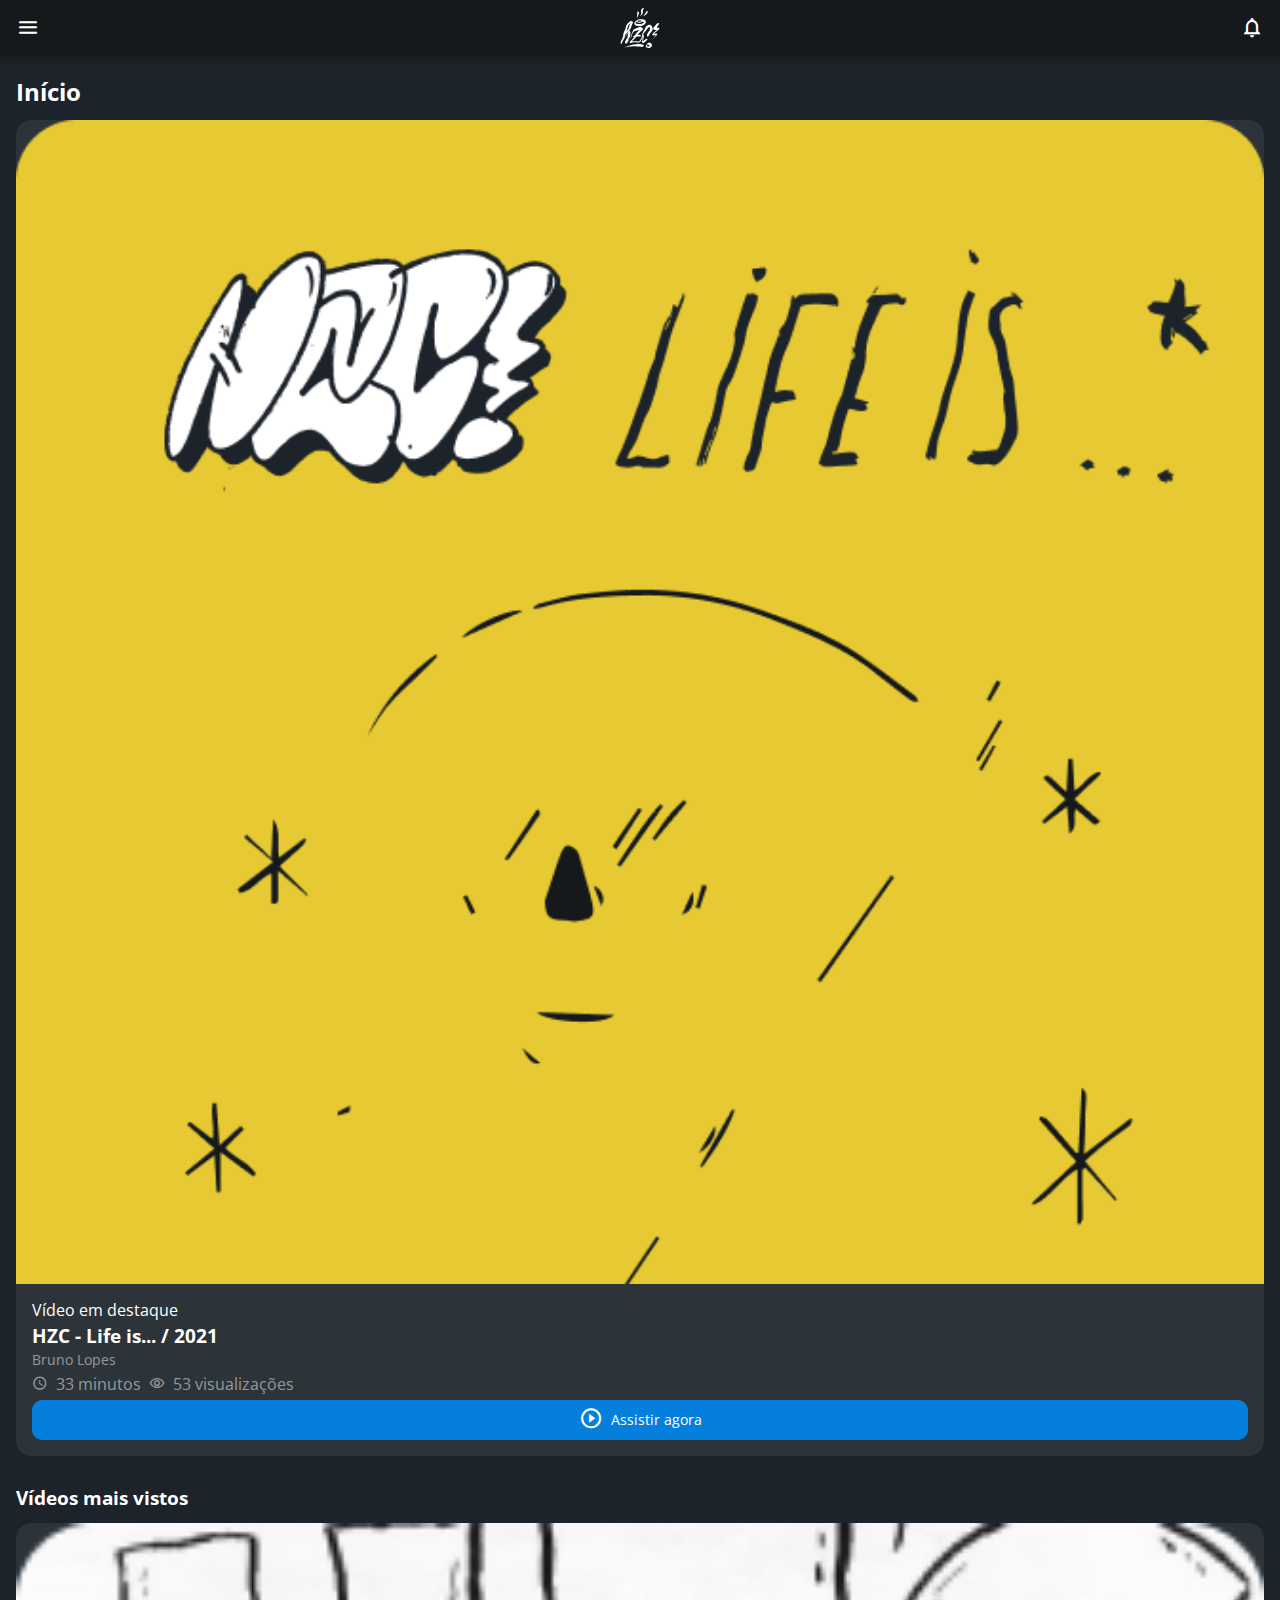
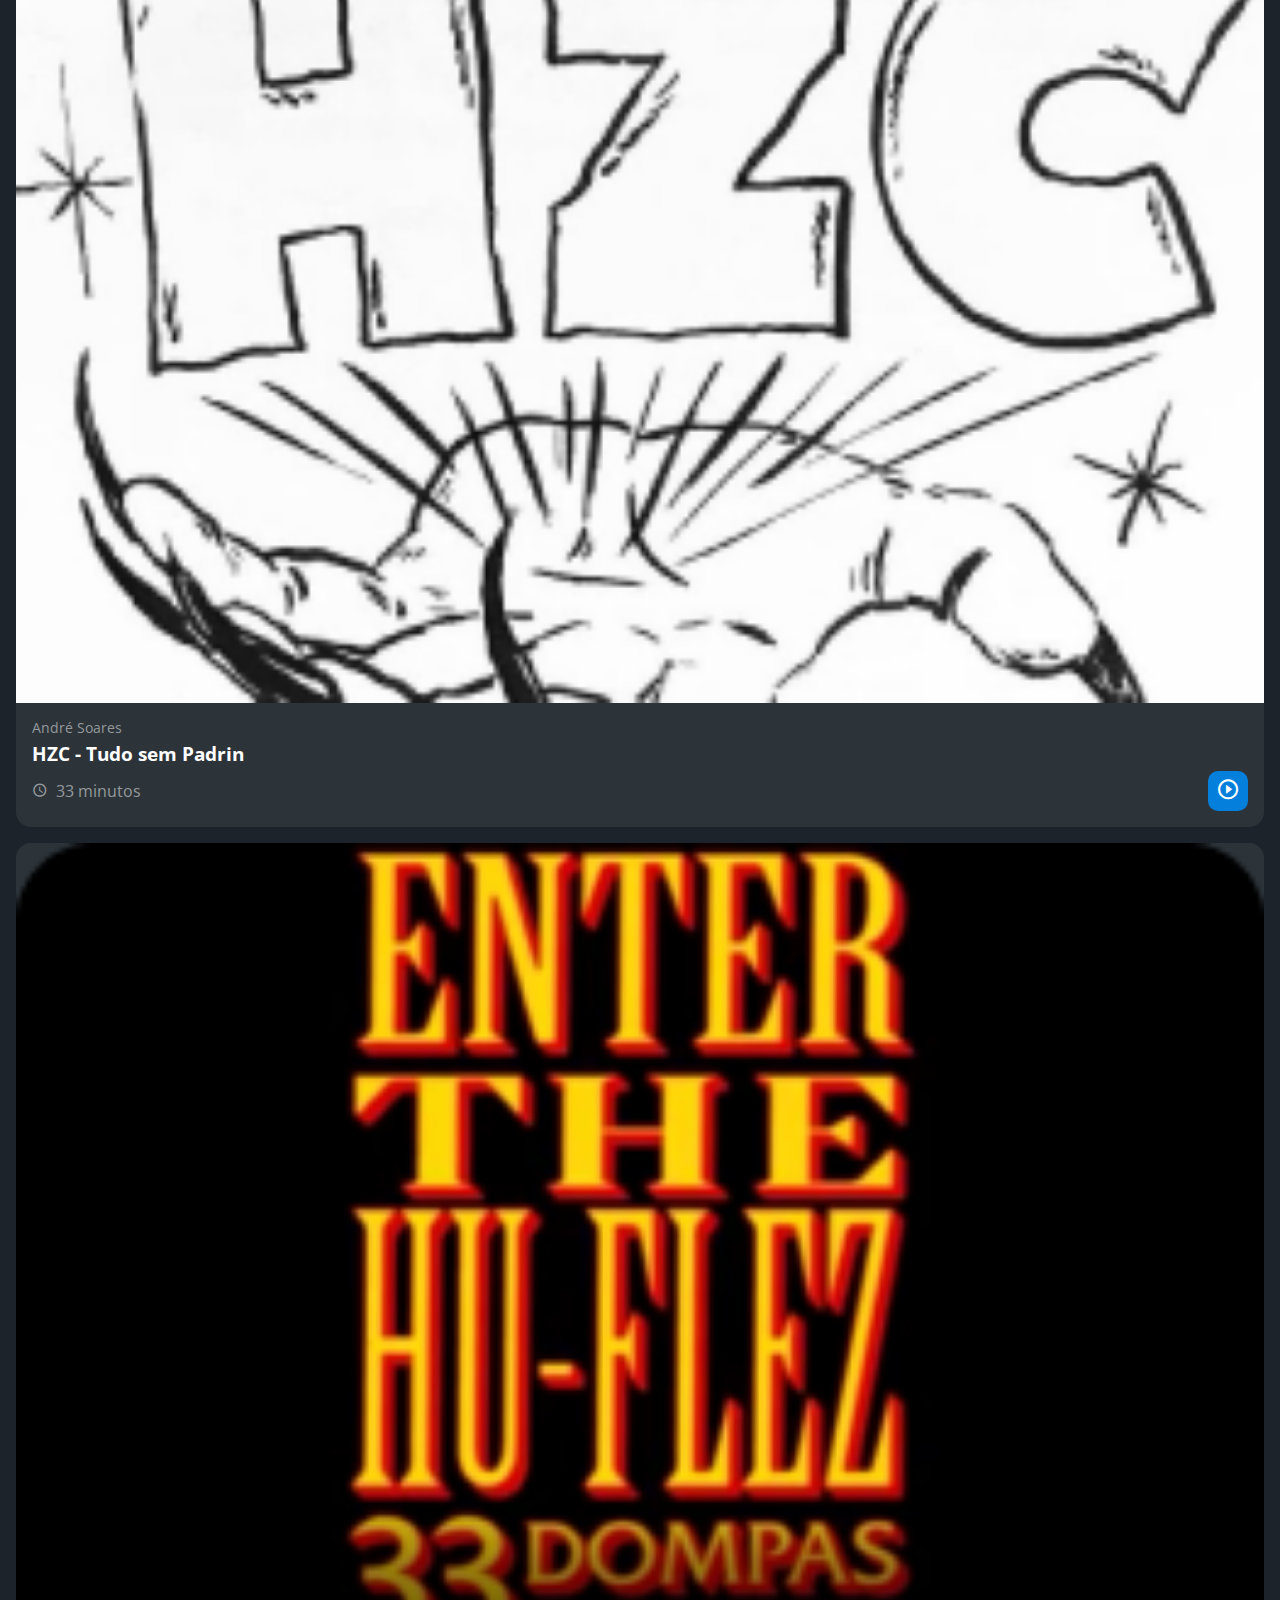
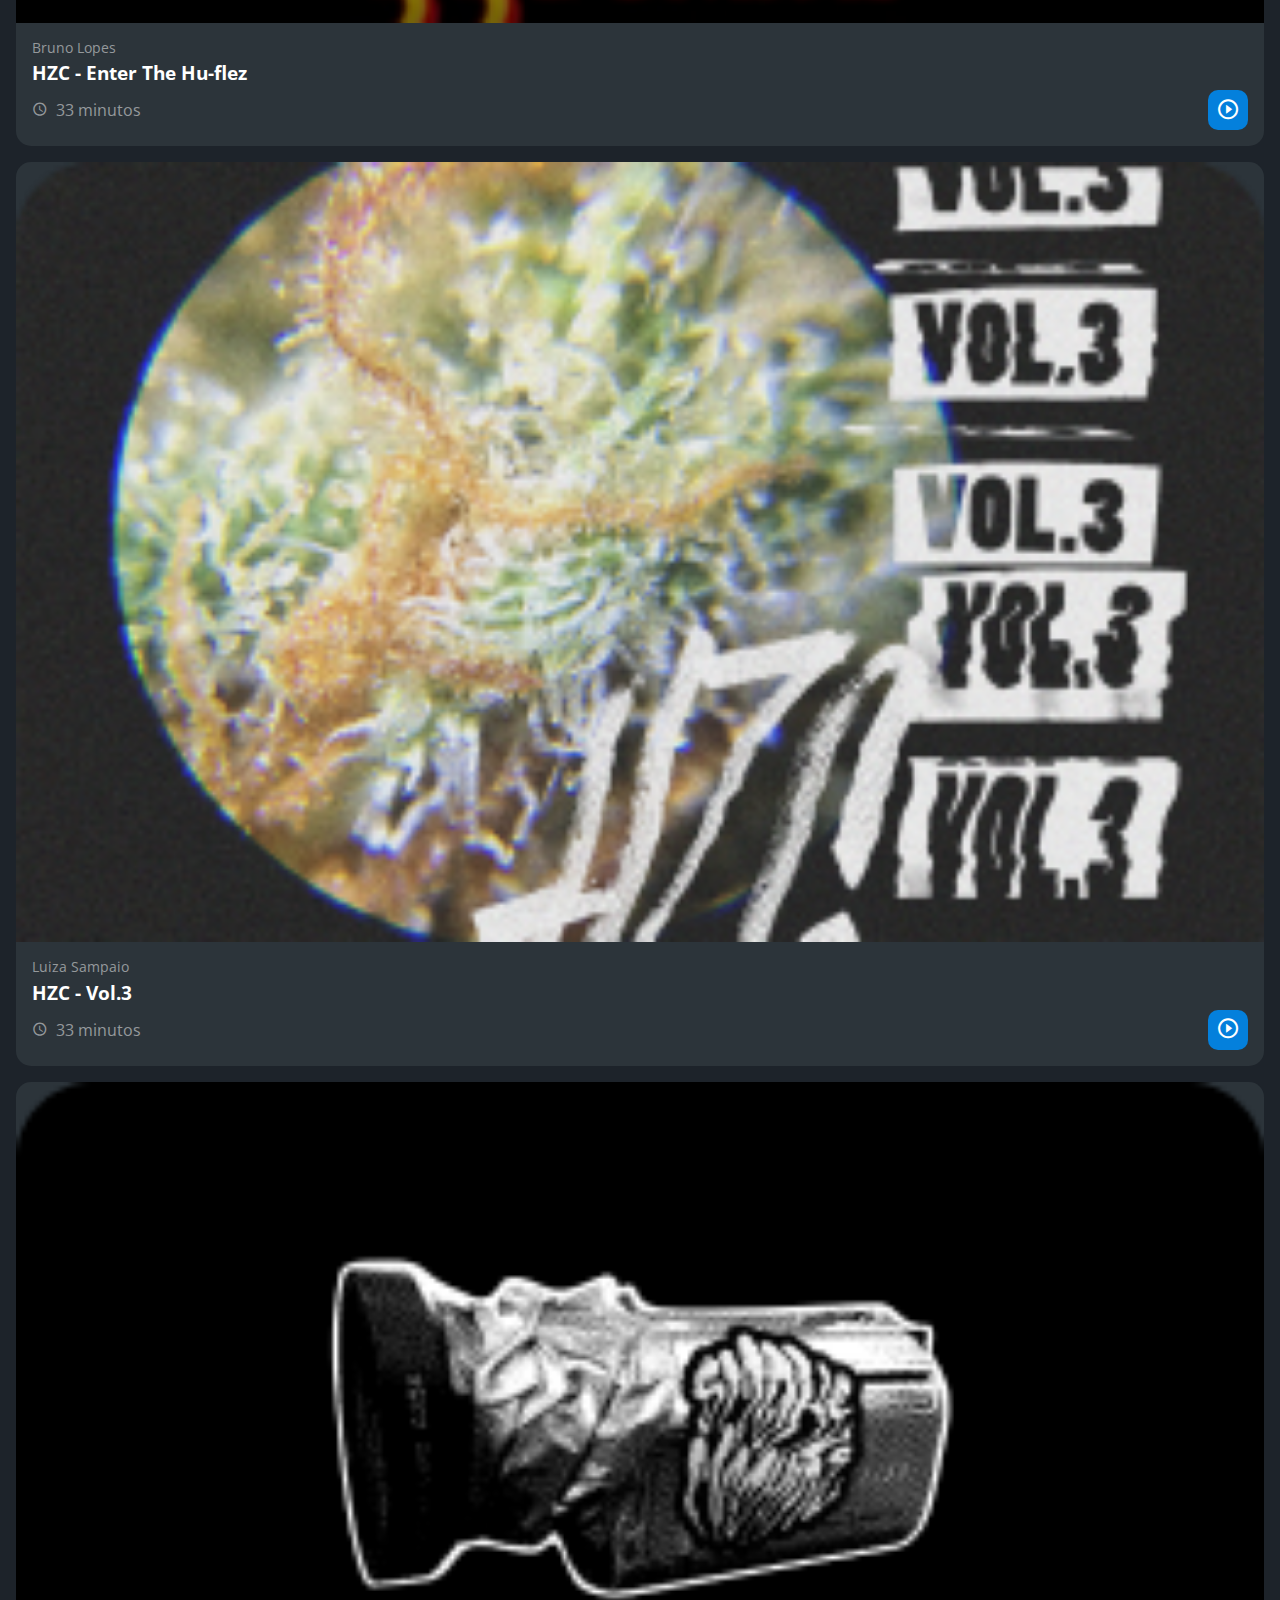
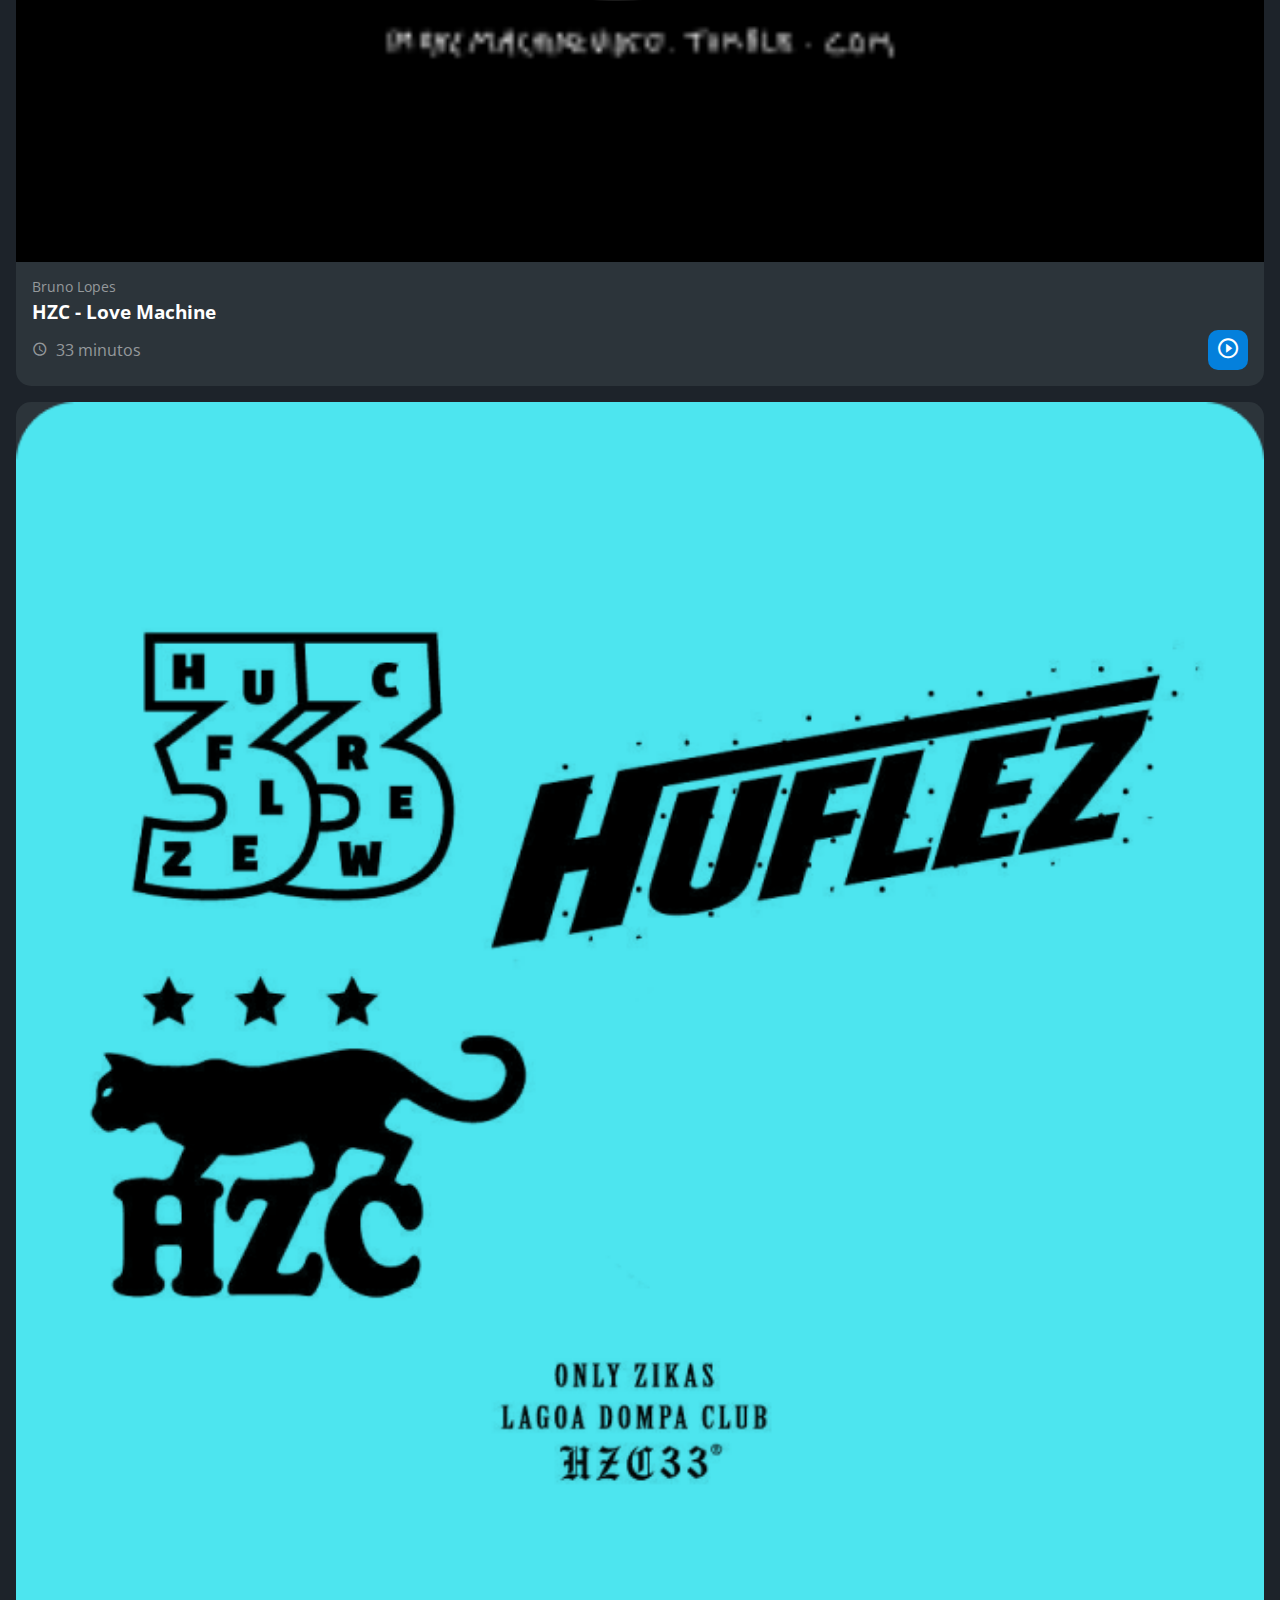
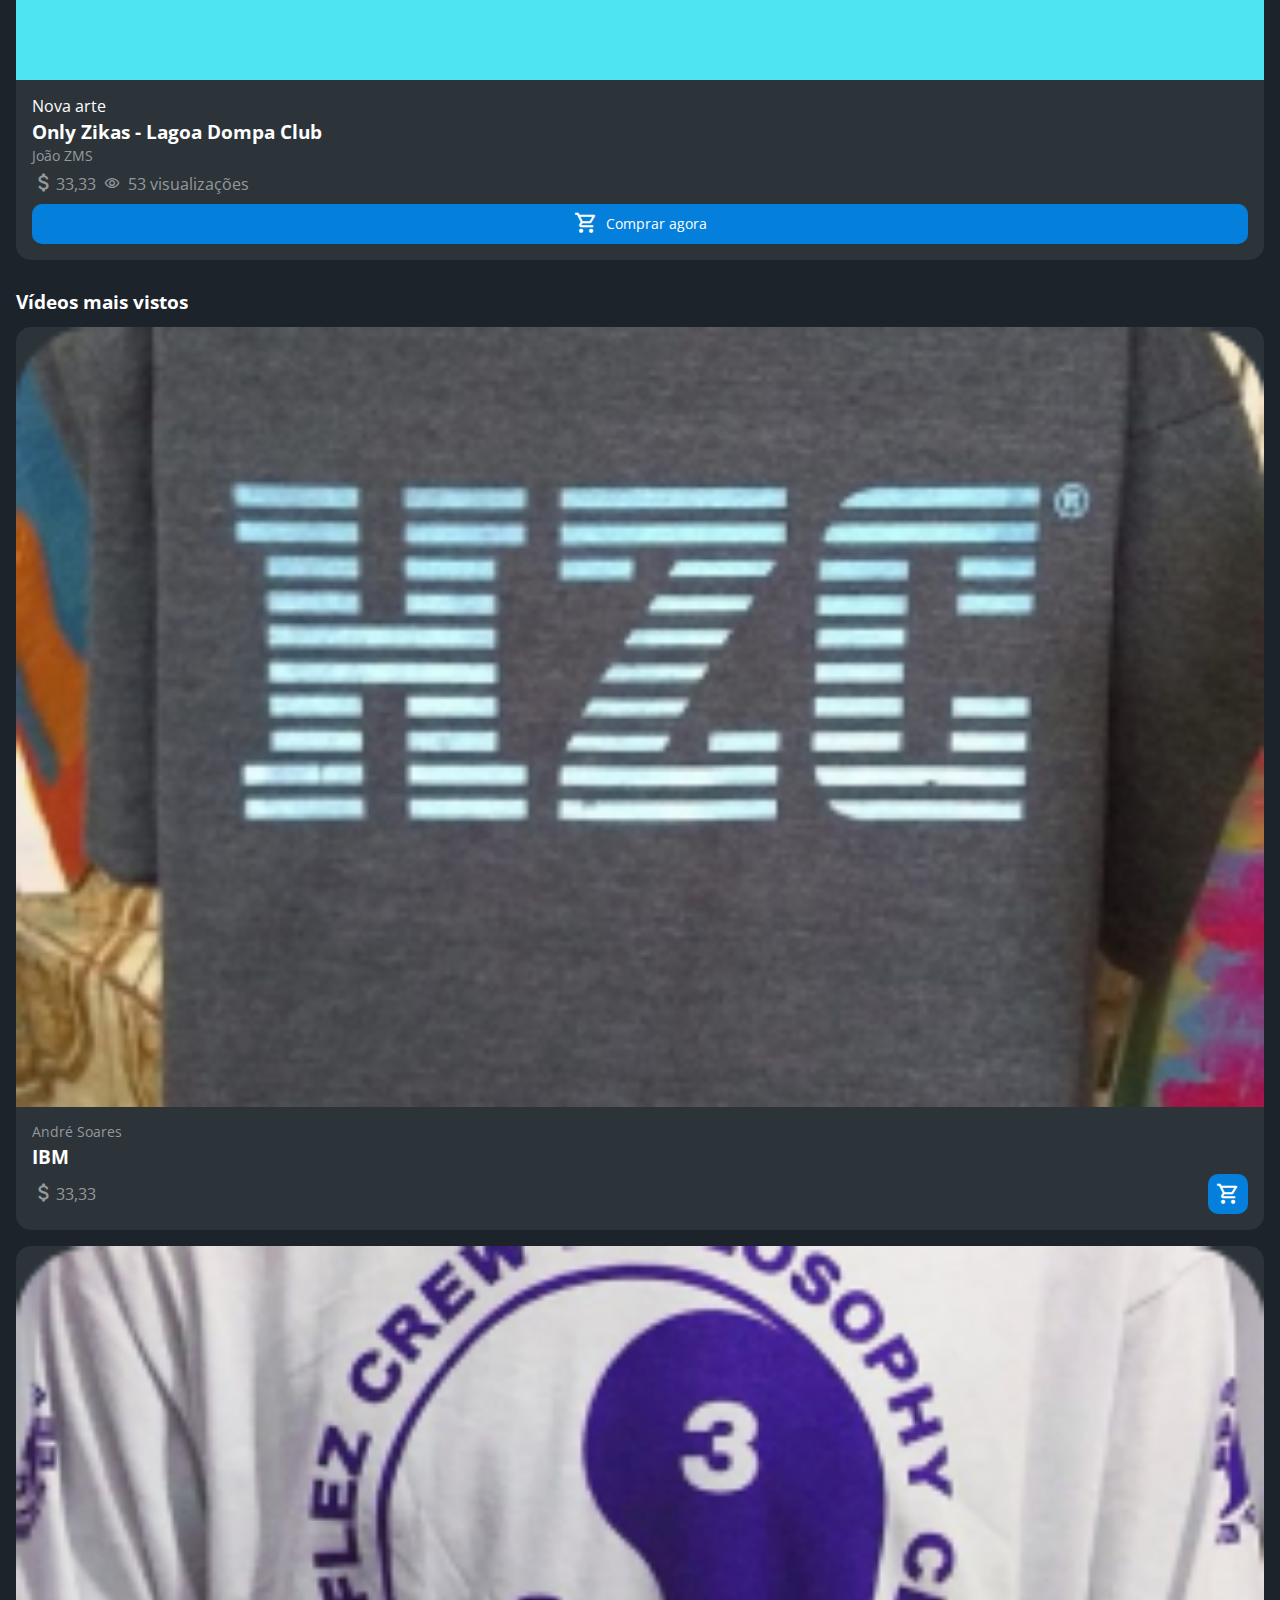
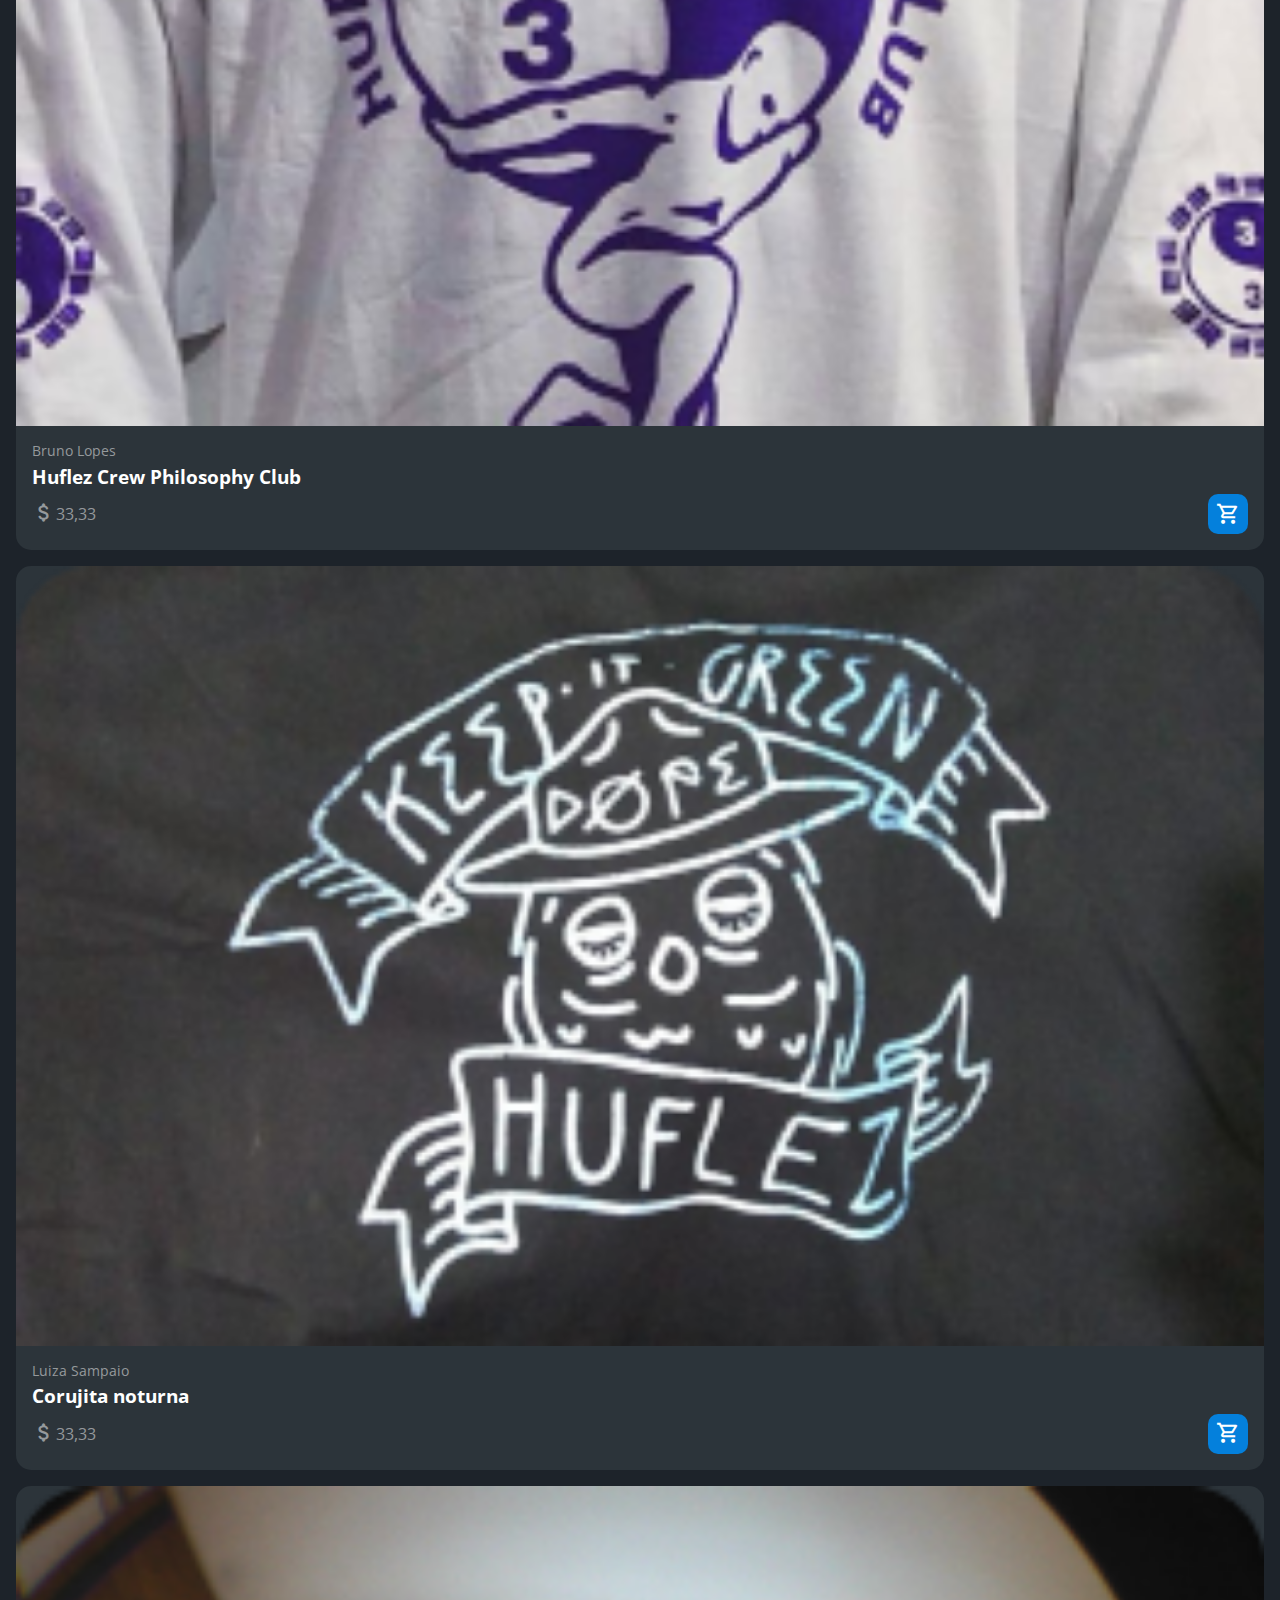
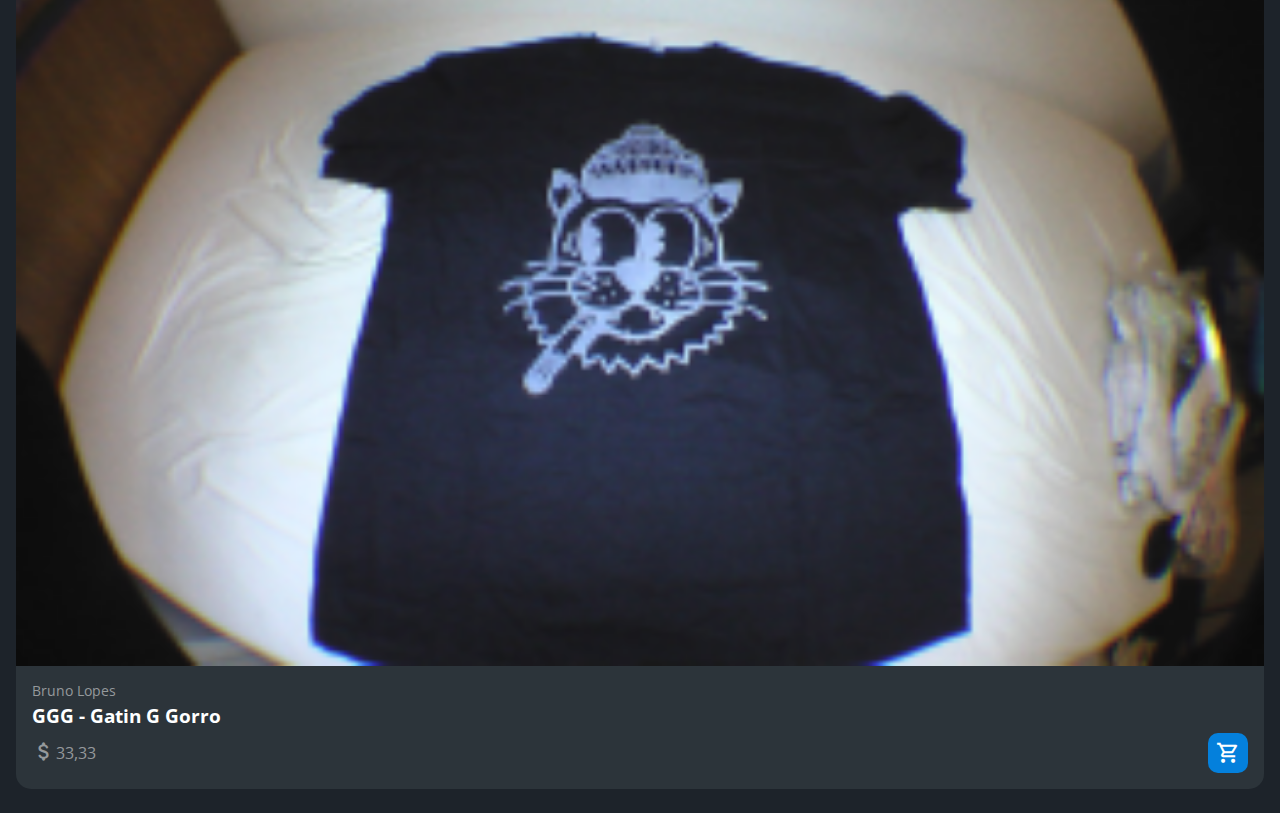
<file: index.html>
<!DOCTYPE html>
<html lang="pt-br">
<head>
    <meta charset="UTF-8">
    <meta http-equiv="X-UA-Compatible" content="IE=edge">
    <meta name="viewport" content="width=device-width, initial-scale=1.0">
    <title>HZC | Home</title>
    <link rel="preconnect" href="https://fonts.googleapis.com">
    <link rel="preconnect" href="https://fonts.gstatic.com" crossorigin>
    <link rel="stylesheet" href="https://fonts.googleapis.com/css2?family=Open+Sans:wght@400;600;700&display=swap">
    <link rel="stylesheet" href="assets/css/reset.css">
    <link rel="stylesheet" href="assets/css/estilos.css">
</head>
<body>
    <header class="cabecalho">
        <button class="cabecalho__menu" aria-label="Menu"><i></i></button>
        <img src="assets/img/logo.svg" alt="Logotipo da HZC" class="cabecalho__logo">
        <p class="cabecalho__perfil">Bruno Lopez</p>
        <button class="cabecalho__notificacao" aria-label="Notificação"><i></i></button>
    </header>
    <nav class="menu-lateral">
        <img src="assets/img/logo.svg" alt="Logotipo da HZC" class="menu-lateral__logo">
        <a href="index.html" class="menu-lateral__link menu-lateral__link--inicio menu-lateral__link--ativo">Início</a>
        <a href="#" class="menu-lateral__link menu-lateral__link--videos">Vídeos</a>
        <a href="picos.html" class="menu-lateral__link menu-lateral__link--picos">Picos</a>
        <a href="#" class="menu-lateral__link menu-lateral__link--integrantes">Integrantes</a>
        <a href="#" class="menu-lateral__link menu-lateral__link--camisas">Camisas</a>
        <a href="#" class="menu-lateral__link menu-lateral__link--pinturas">Pinturas</a>
    </nav>
    <main class="principal">
        <h2 class="titulo-pagina">Início</h2>
        <article class="cartao cartao--destaque destaque-video">
            <img src="assets/img/banner-mobile_1.png" alt="Banner do cartao" class="cartao__imagem cartao__imagem--mobile">
            <img src="assets/img/banner_1.png" alt="Banner do cartao" class="cartao__imagem cartao__imagem--desktop">
            <div class="cartao__conteudo">
                <p class="cartao__destaque">Vídeo em destaque</p>
                <h3 class="cartao__titulo">HZC - Life is... / 2021</h3>
                <p class="cartao__perfil">Bruno Lopes</p>
                <p class="cartao__info cartao__info--tempo">33 minutos</p>
                <p class="cartao__info cartao__info--visualizacao">53 visualizações</p>
                <button class="cartao__botao cartao__botao--play cartao__botao--destaque">Assistir agora</button>
            </div>
        </article>
        <article class="cartao cartao--recentes videos-recentes">
            <h3 class="cartao__titulo">Vídeos recentes</h3>
            <a href="#" class="cartao__link">Ver todos</a>
            <ul class="cartao__lista">
                <li class="cartao__item">
                    <img src="assets/img/miniatura_1.png" alt="Thumbnail" class="cartao__item-thumbnail">
                    <h4 class="cartao__item-titulo">HZC - Love machine</h4>
                    <p class="cartao__item-perfil">Júlia Fonseca</p>
                </li>
                <li class="cartao__item">
                    <img src="assets/img/miniatura_2.png" alt="Thumbnail" class="cartao__item-thumbnail">
                    <h4 class="cartao__item-titulo">HZC - Vol. 3 </h4>
                    <p class="cartao__item-perfil">Júlia Fonseca</p>
                </li>
                <li class="cartao__item">
                    <img src="assets/img/miniatura_3.png" alt="Thumbnail" class="cartao__item-thumbnail">
                    <h4 class="cartao__item-titulo">HZC - Pescaria na Urca</h4>
                    <p class="cartao__item-perfil">Júlia Fonseca</p>
                </li>
                <li class="cartao__item">
                    <img src="assets/img/miniatura_4.png" alt="Thumbnail" class="cartao__item-thumbnail">
                    <h4 class="cartao__item-titulo">Vidalocagi - Guerreiros do Asfalto</h4>
                    <p class="cartao__item-perfil">Júlia Fonseca</p>
                </li>
                <li class="cartao__item">
                    <img src="assets/img/miniatura_5.png" alt="Thumbnail" class="cartao__item-thumbnail">
                    <h4 class="cartao__item-titulo">Vidalocagi - Não importa o nível</h4>
                    <p class="cartao__item-perfil">Júlia Fonseca</p>
                </li>
            </ul>
        </article>
        <section class="secao secao-videos">
            <h3 class="titulo-secao">Vídeos mais vistos</h3>
            <article class="cartao">
                <img src="assets/img/video_1.png" alt="Vídeo" class="cartao__imagem">
                <div class="cartao__conteudo">
                    <p class="cartao__perfil">André Soares</p>
                    <h3 class="cartao__titulo">HZC - Tudo sem Padrin
                    </h3>
                    <p class="cartao__info cartao__info--tempo">33 minutos</p>
                    <button class="cartao__botao cartao__botao--play" aria-label="Assistir agora"></button>
                </div>
            </article>
            <article class="cartao">
                <img src="assets/img/video_2.png" alt="Vídeo" class="cartao__imagem">
                <div class="cartao__conteudo">
                    <p class="cartao__perfil">Bruno Lopes</p>
                    <h3 class="cartao__titulo">HZC - Enter The Hu-flez
                    </h3>
                    <p class="cartao__info cartao__info--tempo">33 minutos</p>
                    <button class="cartao__botao cartao__botao--play" aria-label="Assistir agora"></button>
                </div>
            </article>
            <article class="cartao">
                <img src="assets/img/video_3.png" alt="Vídeo" class="cartao__imagem">
                <div class="cartao__conteudo">
                    <p class="cartao__perfil">Luiza Sampaio</p>
                    <h3 class="cartao__titulo">HZC - Vol.3</h3>
                    <p class="cartao__info cartao__info--tempo">33 minutos</p>
                    <button class="cartao__botao cartao__botao--play" aria-label="Assistir agora"></button>
                </div>
            </article>
            <article class="cartao">
                <img src="assets/img/video_4.png" alt="Vídeo" class="cartao__imagem">
                <div class="cartao__conteudo">
                    <p class="cartao__perfil">Bruno Lopes</p>
                    <h3 class="cartao__titulo">HZC - Love Machine
                    </h3>
                    <p class="cartao__info cartao__info--tempo">33 minutos</p>
                    <button class="cartao__botao cartao__botao--play" aria-label="Assistir agora"></button>
                </div>
            </article>
        </section>
        <article class="cartao cartao--recentes produtos-recentes">
            <h3 class="cartao__titulo">Novas artes</h3>
            <a href="#" class="cartao__link">Ver todas</a>
            <ul class="cartao__lista">
                <li class="cartao__item">
                    <img src="assets/img/arte_1.png" alt="Thumbnail" class="cartao__item-thumbnail">
                    <h4 class="cartao__item-titulo">Sem título 01</h4>
                    <p class="cartao__item-perfil">Antonio Tebyriçá</p>
                </li>
                <li class="cartao__item">
                    <img src="assets/img/arte_2.png" alt="Thumbnail" class="cartao__item-thumbnail">
                    <h4 class="cartao__item-titulo">Sem título 02</h4>
                    <p class="cartao__item-perfil">Antonio Tebyriçá</p>
                </li>
                <li class="cartao__item">
                    <img src="assets/img/arte_3.png" alt="Thumbnail" class="cartao__item-thumbnail">
                    <h4 class="cartao__item-titulo">Segurança</h4>
                    <p class="cartao__item-perfil">Raphael Gibson</p>
                </li>
                <li class="cartao__item">
                    <img src="assets/img/arte_4.png" alt="Thumbnail" class="cartao__item-thumbnail">
                    <h4 class="cartao__item-titulo">Malunguisse</h4>
                    <p class="cartao__item-perfil">Carolina Canavarro</p>
                </li>
                <li class="cartao__item">
                    <img src="assets/img/arte_5.png" alt="Thumbnail" class="cartao__item-thumbnail">
                    <h4 class="cartao__item-titulo">Coroa da converse</h4>
                    <p class="cartao__item-perfil">Nikolas de Murtas</p>
                </li>
                <li class="cartao__item">
                    <img src="assets/img/arte_3.png" alt="Thumbnail" class="cartao__item-thumbnail">
                    <h4 class="cartao__item-titulo">Segurança</h4>
                    <p class="cartao__item-perfil">Raphael Gibson</p>
                </li>
                <li class="cartao__item">
                    <img src="assets/img/arte_1.png" alt="Thumbnail" class="cartao__item-thumbnail">
                    <h4 class="cartao__item-titulo">Sem título 03</h4>
                    <p class="cartao__item-perfil">Antonio Tebyriçá</p>
                </li>
            </ul>
        </article>
        <article class="cartao cartao--destaque destaque-produtos">
            <img src="assets/img/banner-mobile_2.png" alt="Banner do cartao" class="cartao__imagem cartao__imagem--mobile">
            <img src="assets/img/banner_2.png" alt="Banner do cartao" class="cartao__imagem cartao__imagem--desktop">
            <div class="cartao__conteudo">
                <p class="cartao__destaque">Nova arte</p>
                <h3 class="cartao__titulo">Only Zikas - Lagoa Dompa Club</h3>
                <p class="cartao__perfil">João ZMS</p>
                <p class="cartao__info cartao__info--dinheiro">33,33</p>
                <p class="cartao__info cartao__info--visualizacao">53 visualizações</p>
                <button class="cartao__botao cartao__botao--shop cartao__botao--destaque">Comprar agora</button>
            </div>
        </article>
        <section class="secao secao-produtos">
            <h3 class="titulo-secao">Vídeos mais vistos</h3>
            <article class="cartao">
                <img src="assets/img/produto_1.png" alt="Vídeo" class="cartao__imagem">
                <div class="cartao__conteudo">
                    <p class="cartao__perfil">André Soares</p>
                    <h3 class="cartao__titulo">IBM</h3>
                    <p class="cartao__info cartao__info--dinheiro">33,33</p>
                    <button class="cartao__botao cartao__botao--shop" aria-label="Assistir agora"></button>
                </div>
            </article>
            <article class="cartao">
                <img src="assets/img/produto_2.png" alt="Vídeo" class="cartao__imagem">
                <div class="cartao__conteudo">
                    <p class="cartao__perfil">Bruno Lopes</p>
                    <h3 class="cartao__titulo">Huflez Crew Philosophy Club</h3>
                    <p class="cartao__info cartao__info--dinheiro">33,33</p>
                    <button class="cartao__botao cartao__botao--shop" aria-label="Assistir agora"></button>
                </div>
            </article>
            <article class="cartao">
                <img src="assets/img/produto_3.png" alt="Vídeo" class="cartao__imagem">
                <div class="cartao__conteudo">
                    <p class="cartao__perfil">Luiza Sampaio</p>
                    <h3 class="cartao__titulo">Corujita noturna
                    </h3>
                    <p class="cartao__info cartao__info--dinheiro">33,33</p>
                    <button class="cartao__botao cartao__botao--shop" aria-label="Assistir agora"></button>
                </div>
            </article>
            <article class="cartao">
                <img src="assets/img/produto_4.png" alt="Vídeo" class="cartao__imagem">
                <div class="cartao__conteudo">
                    <p class="cartao__perfil">Bruno Lopes</p>
                    <h3 class="cartao__titulo">GGG - Gatin G Gorro
                    </h3>
                    <p class="cartao__info cartao__info--dinheiro">33,33</p>
                    <button class="cartao__botao cartao__botao--shop" aria-label="Assistir agora"></button>
                </div>
            </article>
        </section>
    </main>
    <script src="index.js"></script>
</body>
</html>
</file>
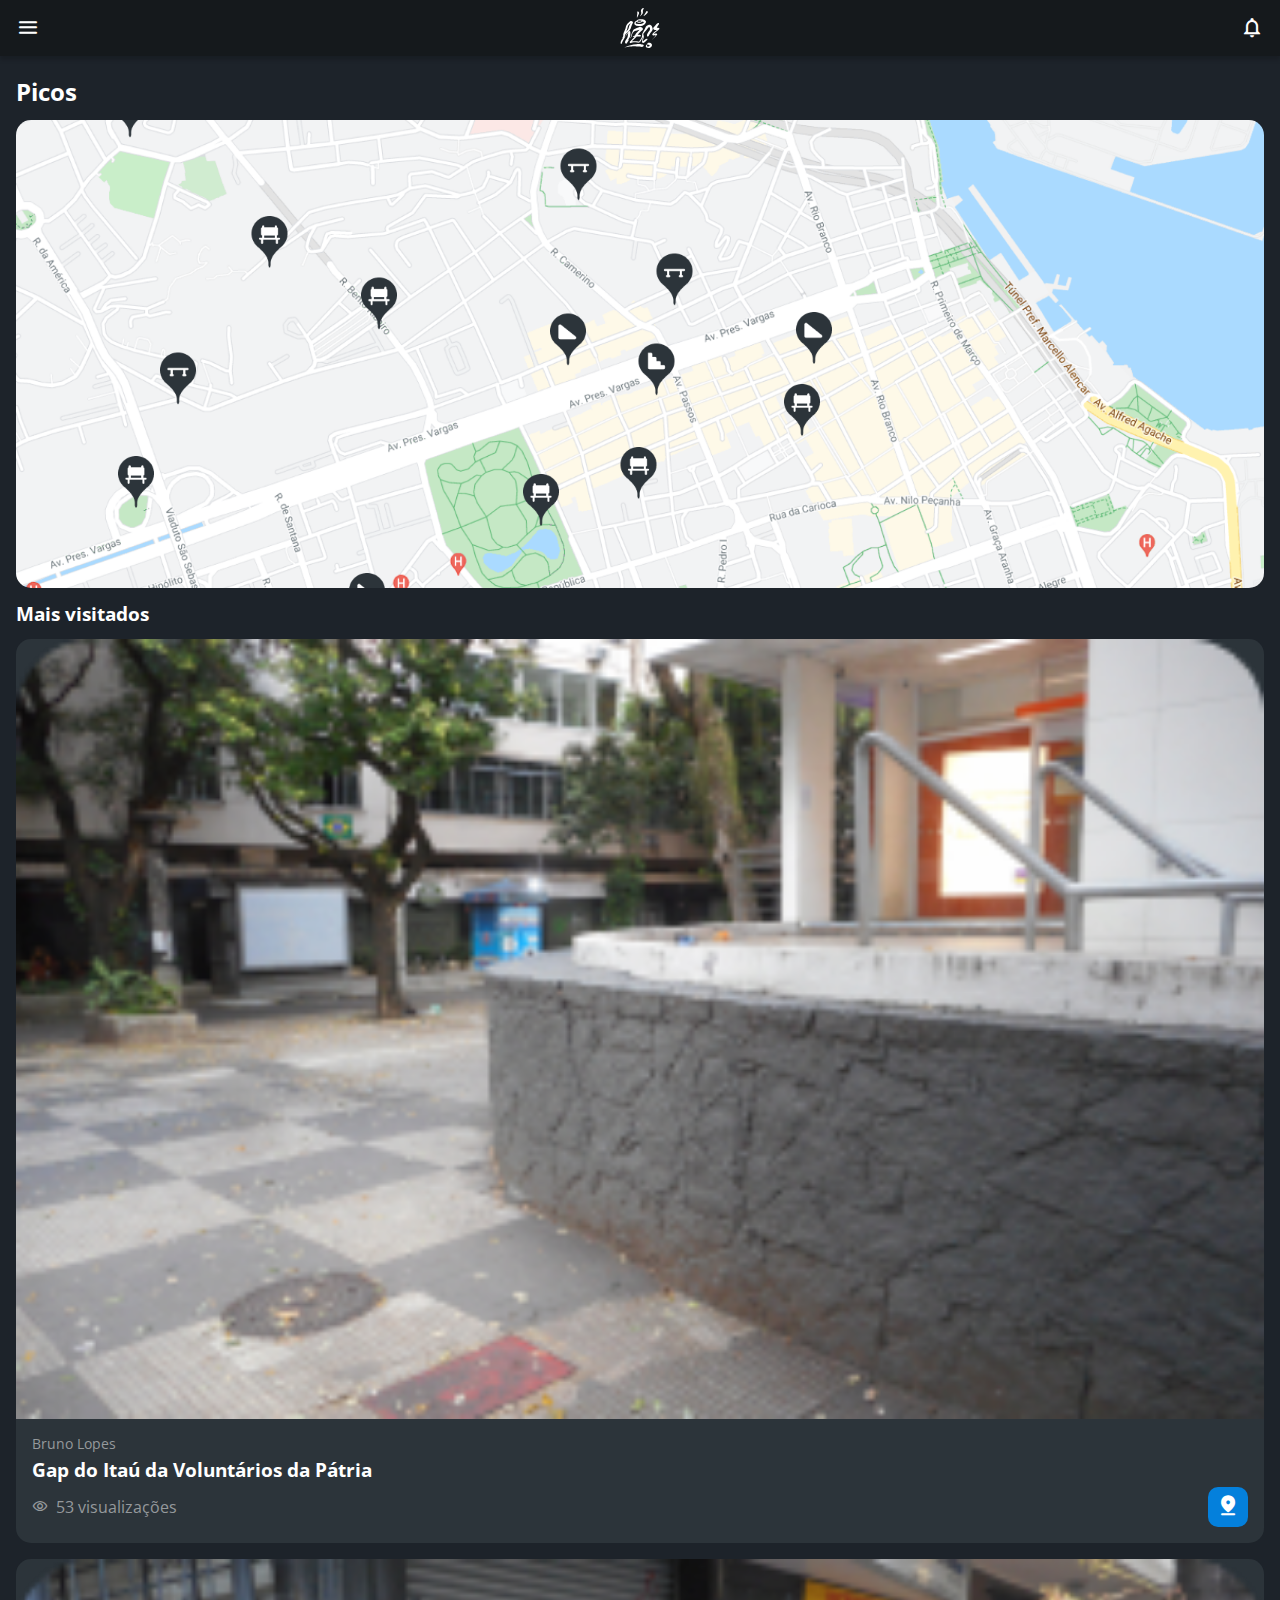
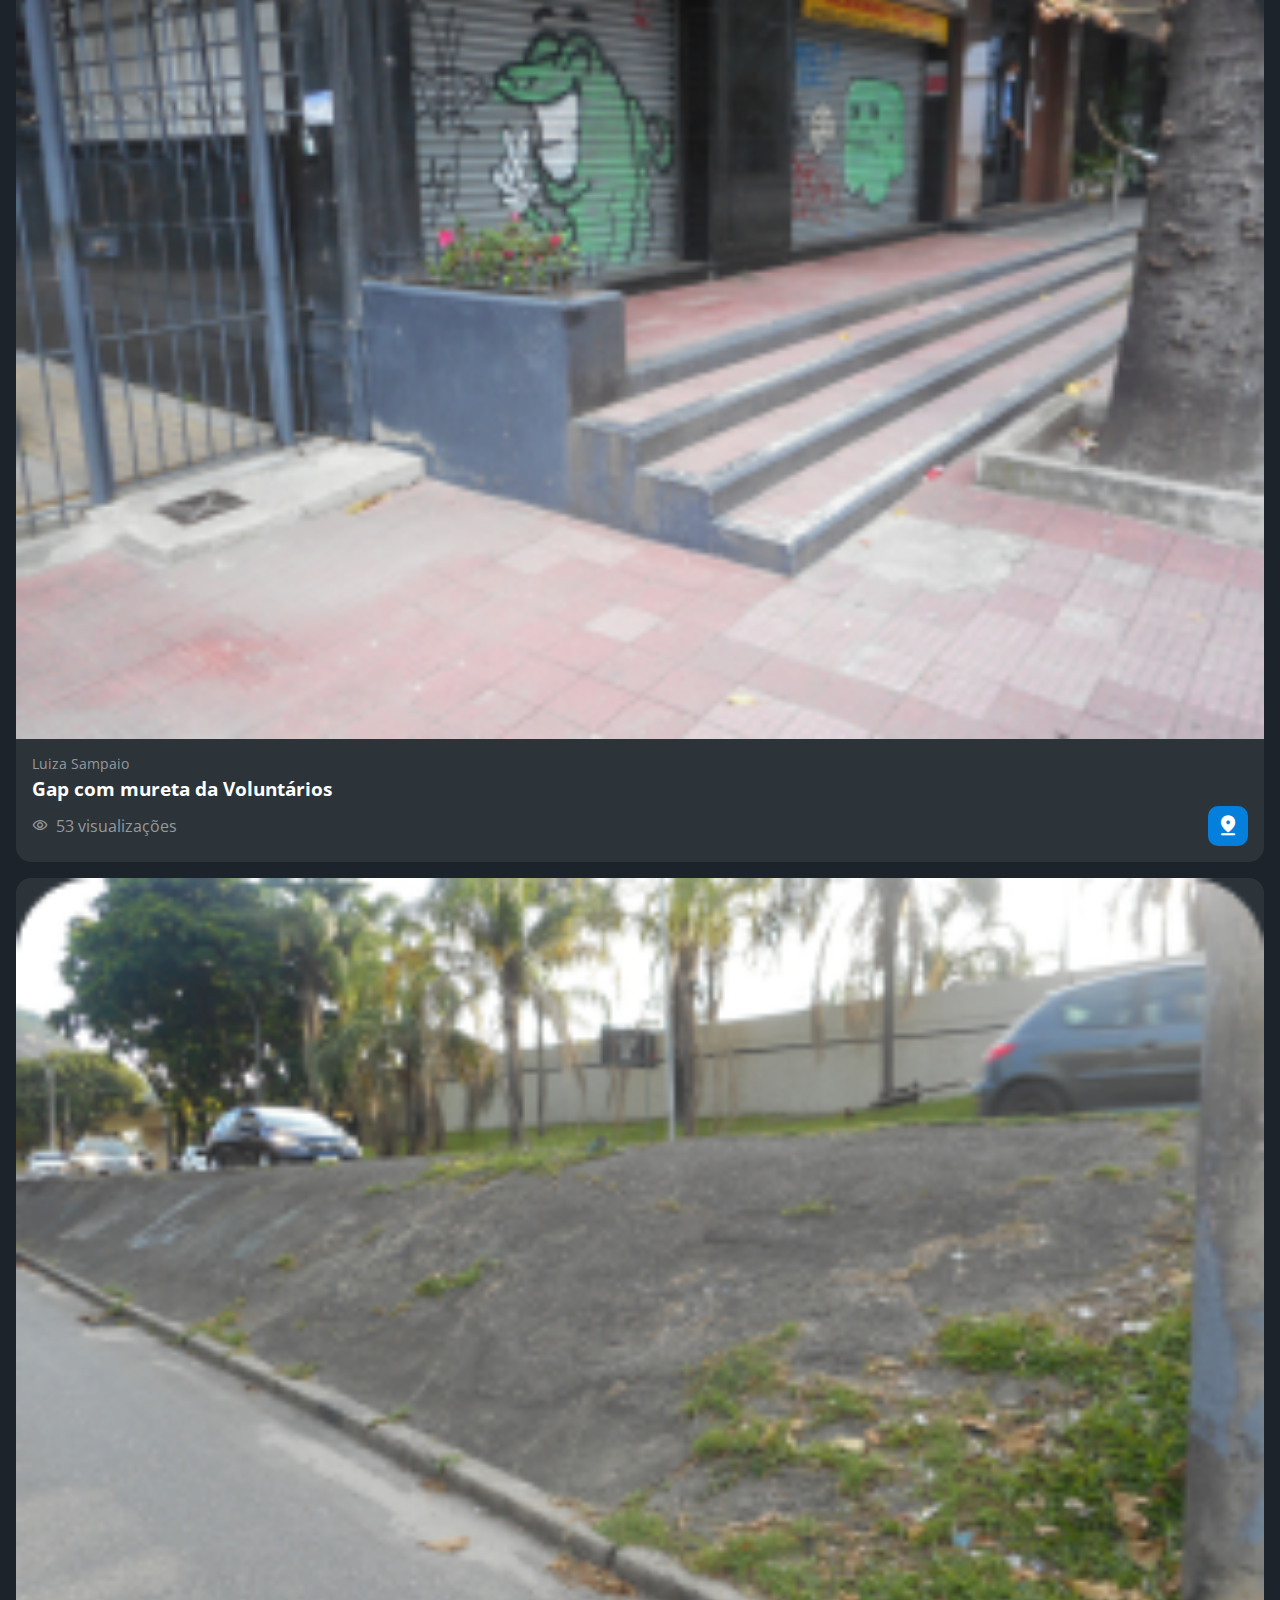
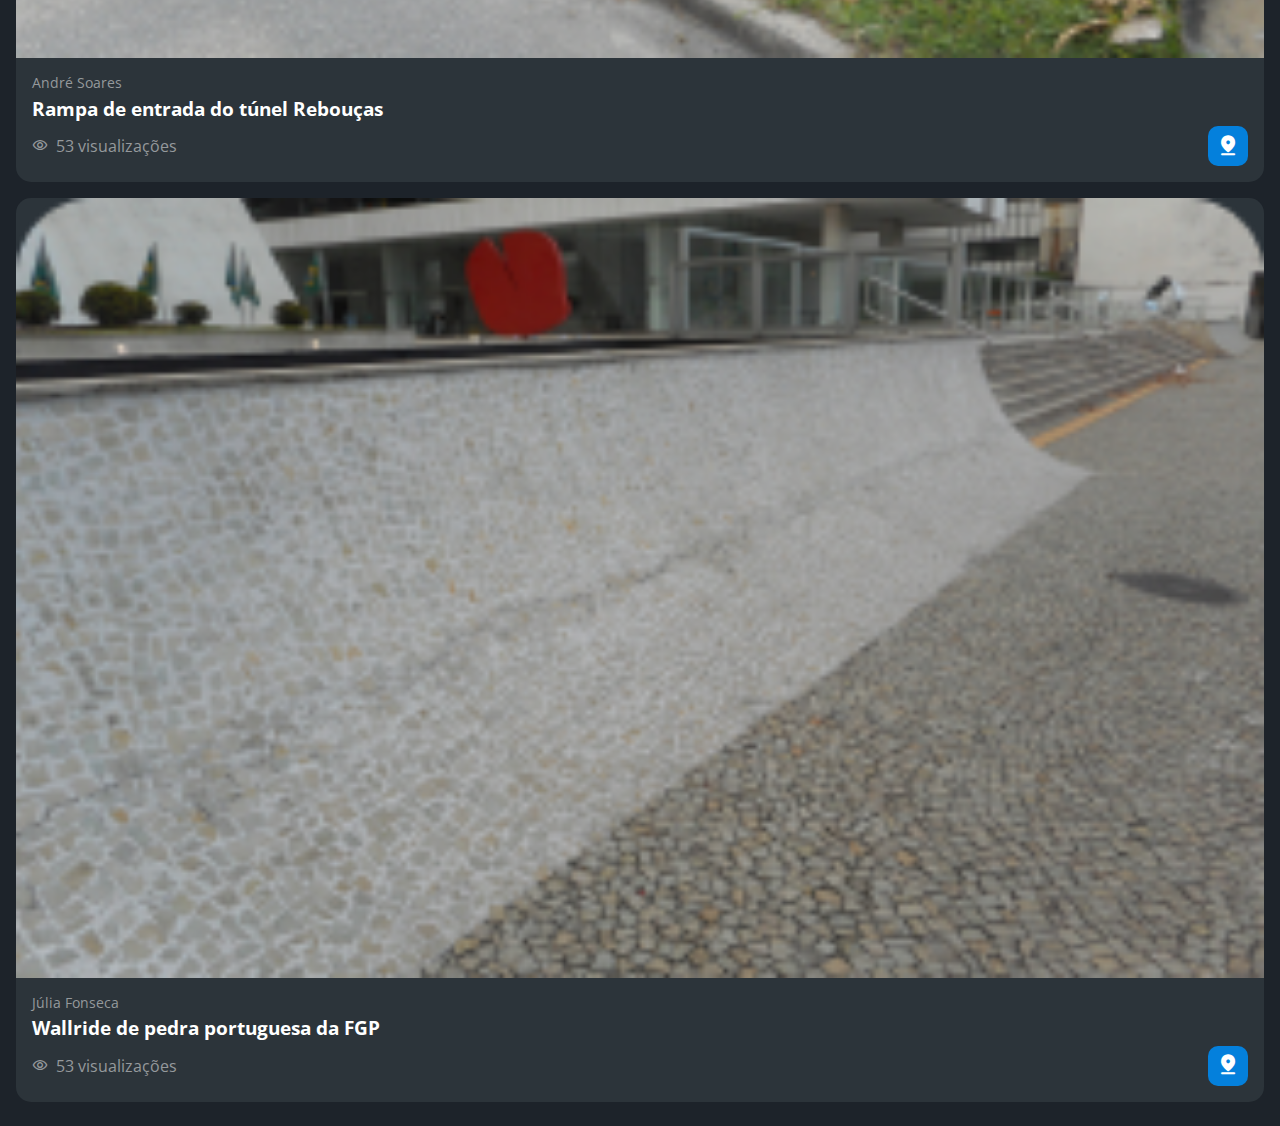
<file: picos.html>
<!DOCTYPE html>
<html lang="pt-br">
<head>
    <meta charset="UTF-8">
    <meta http-equiv="X-UA-Compatible" content="IE=edge">
    <meta name="viewport" content="width=device-width, initial-scale=1.0">
    <title>HZC | Picos</title>
    <link rel="preconnect" href="https://fonts.googleapis.com">
    <link rel="preconnect" href="https://fonts.gstatic.com" crossorigin>
    <link rel="stylesheet" href="https://fonts.googleapis.com/css2?family=Open+Sans:wght@400;600;700&display=swap">
    <link rel="stylesheet" href="assets/css/reset.css">
    <link rel="stylesheet" href="assets/css/estilos.css">
</head>
<body>
    <header class="cabecalho">
        <button class="cabecalho__menu" aria-label="Menu"><i></i></button>
        <img src="assets/img/logo.svg" alt="Logotipo da HZC" class="cabecalho__logo">
        <p class="cabecalho__perfil">Bruno Lopez</p>
        <button class="cabecalho__notificacao" aria-label="Notificação"><i></i></button>
    </header>
    <nav class="menu-lateral">
        <img src="assets/img/logo.svg" alt="Logotipo da HZC" class="menu-lateral__logo">
        <a href="index.html" class="menu-lateral__link menu-lateral__link--inicio">Início</a>
        <a href="#" class="menu-lateral__link menu-lateral__link--videos">Vídeos</a>
        <a href="picos.html" class="menu-lateral__link menu-lateral__link--picos menu-lateral__link--ativo">Picos</a>
        <a href="#" class="menu-lateral__link menu-lateral__link--integrantes">Integrantes</a>
        <a href="#" class="menu-lateral__link menu-lateral__link--camisas">Camisas</a>
        <a href="#" class="menu-lateral__link menu-lateral__link--pinturas">Pinturas</a>
    </nav>
    <main class="principal principal--picos">
        <h2 class="titulo-pagina">Picos</h2>
        <article class="cartao picos-mapa" aria-label="Mapa dos picos favoritos"></article>
        <article class="cartao cartao--recentes picos-favoritos">
            <h3 class="cartao__titulo">Favoritos</h3>
            <a href="#" class="cartao__link">Ver todos</a>
            <ul class="cartao__lista">
                <li class="cartao__item">
                    <img src="assets/img/picos_2.png" alt="Thumbnail" class="cartao__item-thumbnail">
                    <h4 class="cartao__item-titulo">Wallride da FGP</h4>
                    <p class="cartao__item-perfil">Júlia Fonseca</p>
                </li>
                <li class="cartao__item">
                    <img src="assets/img/miniatura_4.png" alt="Thumbnail" class="cartao__item-thumbnail">
                    <h4 class="cartao__item-titulo">Borda de valores</h4>
                    <p class="cartao__item-perfil">Júlia Fonseca</p>
                </li>
                <li class="cartao__item">
                    <img src="assets/img/picos_1.png" alt="Thumbnail" class="cartao__item-thumbnail">
                    <h4 class="cartao__item-titulo">Wallride do Rebouças</h4>
                    <p class="cartao__item-perfil">Júlia Fonseca</p>
                </li>
                <li class="cartao__item">
                    <img src="assets/img/picos_3.png" alt="Thumbnail" class="cartao__item-thumbnail">
                    <h4 class="cartao__item-titulo">Segundo setor da praça Mauá</h4>
                    <p class="cartao__item-perfil">Júlia Fonseca</p>
                </li>
                <li class="cartao__item">
                    <img src="assets/img/miniatura_4.png" alt="Thumbnail" class="cartao__item-thumbnail">
                    <h4 class="cartao__item-titulo">Borda de valores</h4>
                    <p class="cartao__item-perfil">Júlia Fonseca</p>
                </li>
                <li class="cartao__item">
                    <img src="assets/img/picos_1.png" alt="Thumbnail" class="cartao__item-thumbnail">
                    <h4 class="cartao__item-titulo">Wallride do Rebouças</h4>
                    <p class="cartao__item-perfil">Júlia Fonseca</p>
                </li>
            </ul>
        </article>
        <section class="secao secao-picos-mais-visitados">
            <h3 class="titulo-secao">Mais visitados</h3>
            <article class="cartao">
                <img src="assets/img/artigo_8.png" alt="Vídeo" class="cartao__imagem">
                <div class="cartao__conteudo">
                    <p class="cartao__perfil">Bruno Lopes</p>
                    <h3 class="cartao__titulo">Gap do Itaú da Voluntários da Pátria</h3>
                    <p class="cartao__info cartao__info--visualizacao">53 visualizações</p>
                    <button class="cartao__botao cartao__botao--pico" aria-label="Visualizar no maps"></button>
                </div>
            </article>
            <article class="cartao">
                <img src="assets/img/artigo_5.png" alt="Vídeo" class="cartao__imagem">
                <div class="cartao__conteudo">
                    <p class="cartao__perfil">Luiza Sampaio</p>
                    <h3 class="cartao__titulo">Gap com mureta da Voluntários</h3>
                    <p class="cartao__info cartao__info--visualizacao">53 visualizações</p>
                    <button class="cartao__botao cartao__botao--pico" aria-label="Visualizar no maps"></button>
                </div>
            </article>
            <article class="cartao">
                <img src="assets/img/artigo_6.png" alt="Vídeo" class="cartao__imagem">
                <div class="cartao__conteudo">
                    <p class="cartao__perfil">André Soares</p>
                    <h3 class="cartao__titulo">Rampa de entrada do túnel Rebouças</h3>
                    <p class="cartao__info cartao__info--visualizacao">53 visualizações</p>
                    <button class="cartao__botao cartao__botao--pico" aria-label="Visualizar no maps"></button>
                </div>
            </article>
            <article class="cartao">
                <img src="assets/img/artigo_7.png" alt="Vídeo" class="cartao__imagem">
                <div class="cartao__conteudo">
                    <p class="cartao__perfil">Júlia Fonseca</p>
                    <h3 class="cartao__titulo">Wallride de pedra portuguesa da FGP</h3>
                    <p class="cartao__info cartao__info--visualizacao">53 visualizações</p>
                    <button class="cartao__botao cartao__botao--pico" aria-label="Visualizar no maps"></button>
                </div>
            </article>
        </section>
    </main>
    <script src="index.js"></script>
</body>
</html>
</file>
<file: assets/css/estilos.css>
@font-face {
    font-family: 'icones';
    src: url(../font/icones.ttf);
}

body {
    background-color: #1D232A;
    font-family: 'Open Sans', 'icones', sans-serif;
    color: #FFFFFF;
}

@media screen and (min-width: 1440px) {
    body {
        display: grid;
        grid-template-columns: auto 1fr;
    }
}

.cabecalho {
    display: flex;
    justify-content: space-between;
    align-items: center;
    background-color: #15191C;
    padding: 8px 16px;
    box-shadow: 0px 4px 4px rgba(0, 0, 0, 0.16);
}

.cabecalho__menu i::before {
    content: "\e904";
    font-size: 24px;
}

.cabecalho__notificacao i::before {
    content: "\e906";
    font-size: 24px;
}

.cabecalho__logo {
    width: 40px;
}

.cabecalho__perfil {
    display: none;
}

@media screen and (min-width: 1440px) {
    .cabecalho {
        background-color: #1D232A;
        display: grid;
        column-gap: 32px;
        grid-template-columns: 1fr auto;
        padding: 16px 60px;
        height: 80px;
        box-sizing: border-box;
        grid-column: 2;
    }

    .cabecalho__menu {
        display: none;
    }

    .cabecalho__logo {
        display: none;
    }

    .cabecalho__perfil {
        display: grid;
        grid-template-columns: repeat(3, auto);
        column-gap: 8px;
        align-items: center;
        justify-self: flex-end;
        color: #95999C;
        padding: 8px 32px;
        border-right: 1px solid #95999C;
    }

    .cabecalho__perfil::before {
        content: "";
        display: block;
        width: 32px;
        height: 32px;
        background-image: url(../img/profile_2.png);
        background-size: contain;
        background-repeat: no-repeat;
        background-position: center;
    }

    .cabecalho__perfil::after {
        content: "\e90d";
        color: #FFFFFF;
        font-size: 1.5rem;
    }
}

.menu-lateral {
    display: flex;
    flex-direction: column;
    background-color: #15191C;
    width: 75vw;
    height: 100vh;

    position: absolute;
    left: -100vw;
    transition: .25s;
}

.menu-lateral--ativo {
    left: 0;
    transition: .25s;
}

.menu-lateral__logo {
    width: 118px;
    align-self: center;
    padding: 16px;
}

.menu-lateral__link {
    height: 64px;
    color: #95999C;
    padding-left: 64px;
    display: flex;
    align-items: center;
}

.menu-lateral__link--ativo {
    color: #FFFFFF;
    padding-left: 56px;
    border-left: 8px solid #FFFFFF;
}

.menu-lateral__link::before {
    content: "\e900";
    width: 24px;
    height: 24px;
    font-size: 24px;
    position: absolute;
    left: 24px;
}

.menu-lateral__link--inicio::before {
    content: "\e902";
}

.menu-lateral__link--videos::before {
    content: "\e90e";
}

.menu-lateral__link--picos::before {
    content: "\e909";
}

.menu-lateral__link--integrantes::before {
    content: "\e903";
}

.menu-lateral__link--camisas::before {
    content: "\e900";
}

.menu-lateral__link--pinturas::before {
    content: "\e90a";
}

@media screen and (min-width: 1440px) {
    .menu-lateral {
        position: static;
        width: 200px;
        grid-column: 1;
        grid-row: 1 / span 2;
    }
}

.principal {
    padding: 24px 16px;
    display: grid;
    gap: 16px;
}

.titulo-pagina {
    font-size: 1.5rem;
    font-weight: 700;
}

.titulo-secao {
    font-size: 1.2rem;
    font-weight: 700;
}

@media screen and (min-width: 1440px) {
    .principal {
        display: grid;
        grid-template-columns: auto 1fr auto;
        grid-template-areas: 
            "titulo-pagina titulo-pagina titulo-pagina"
            "destaque-video destaque-video videos-recentes"
            "secao-videos secao-videos secao-videos"
            "produtos-recentes destaque-produtos destaque-produtos"
            "secao-produtos secao-produtos secao-produtos"       
        ;
        column-gap: 32px;
        padding: 16px 60px;
        grid-column: 2;
    }

    .titulo-secao {
        grid-column: span 4;
    }
}

.cartao {
    width: 100%;
    border-radius: 15px;
    overflow: hidden;
    background-color: #2C343A;
}

.cartao__imagem--desktop {
    display: none;
}

.cartao--destaque {
    margin-bottom: 16px;
}

.cartao__conteudo {
    padding: 16px;
    display: grid;
    grid-template-columns: auto 1fr;
    gap: 8px;
}

.cartao__destaque {
    grid-column: span 2;
}

.cartao__titulo {
    font-size: 1.2rem;
    font-weight: 700;
    grid-column: span 2;
}

.cartao__perfil {
    color: #95999C;
    font-size: 0.9rem;
    grid-column: span 2;
}

.cartao__info {
    display: flex;
    align-items: center;
    color: #95999C;
}

.cartao__info--tempo::before {
    content: "\e90c";
    margin-right: 8px;    
}

.cartao__info--dinheiro::before {
    content: "\e905";
    font-size: 24px;
}

.cartao__info--visualizacao::before {
    content: "\e90f";
    margin-right: 8px;    
}

.cartao__botao {
    display: flex;
    justify-content: center;
    align-items: center;
    background-color: #0480DC;
    width: 40px;
    height: 40px;
    border-radius: 10px;
    font-size: 0.9rem;
    justify-self: flex-end;
}

.cartao__botao--play::before {
    content: "\e90b";
    font-size: 24px;
}

.cartao__botao--shop::before {
    content: "\e901";
    font-size: 24px;
}

.cartao__botao--destaque {
    width: 100%;
    grid-column: span 2;
}

.cartao__botao--destaque::before {
    margin-right: 8px;
}

.cartao--recentes {
    display: none;
}

@media screen and (min-width: 1440px) {
    .cartao--destaque {
        margin-bottom: 0;
    }

    .cartao__imagem--mobile {
        display: none;
    }

    .cartao__imagem--desktop {
        display: block;
    }

    .cartao__botao--destaque {
        grid-column: auto;
        padding: 16px 8px;
    }

    .cartao--recentes {
        display: grid;
        grid-template-columns: auto auto;
        align-items: center;
        row-gap: 24px;
        width: 256px;
        padding: 16px;
        box-sizing: border-box;
        align-self: flex-start;
    }

    .cartao--recentes .cartao__titulo {
        grid-column: auto;
    }

    .cartao__link {
        font-size: 0.8rem;
        font-weight: 600;
        color: #0480DC;
        justify-self: flex-end;
    }
    
    .cartao__lista {
        display: grid;
        row-gap: 16px;
        grid-column: span 2;
    }

    .cartao__item {
        display: grid;
        grid-template-columns: auto 1fr;
        gap: 8px;
    }

    .cartao__item-thumbnail {
        width: 32px;
        grid-row: span 2;
    }

    .cartao__item-titulo {
        font-size: 0.9rem;
        line-height: 1.2rem;
        font-weight: 700;
    }

    .cartao__item-perfil {
        font-size: 0.8rem;
        color: #95999C;
    }
}

.secao {
    display: grid;
    gap: 16px;
}

@media screen and (min-width: 1440px) {
    .secao {
        grid-template-columns: repeat(4, 1fr);
    }

    .destaque-video {
        grid-area: destaque-video;
    }
    
    .videos-recentes {
        grid-area: videos-recentes;
    }
    
    .secao-videos {
        grid-area: secao-videos;
    }
    
    .destaque-produtos {
        grid-area: destaque-produtos;
    }
    
    .produtos-recentes {
        grid-area: produtos-recentes;
    }
    
    .secao-produtos {
        grid-area: secao-produtos;
    }
}

/* Picos */

@media screen and (min-width: 1440px) {
    .principal--picos {
        grid-template-areas: 
        "titulo-pagina titulo-pagina titulo-pagina"
        "picos-mapa picos-mapa picos-favoritos"
        "secao-picos-mais-visitados secao-picos-mais-visitados secao-picos-mais-visitados"
        ;
    }
}

.picos-mapa {
    width: 100%;
    height: 468px;
    background-image: url(../img/mapa-picos.png);
    background-size: cover;
    background-repeat: no-repeat;
    background-position: center;
    border-radius: 15px;
}

.cartao__botao--pico::before {
    content: "\e908";
    font-size: 24px;
}

@media screen and (min-width: 1440px) {
    .picos-mapa {
        grid-area: picos-mapa;
    }

    .picos-favoritos {
        grid-area: picos-favoritos;
    }

    .secao-picos-mais-visitados {
        grid-area: secao-picos-mais-visitados;
    }
}
</file>
